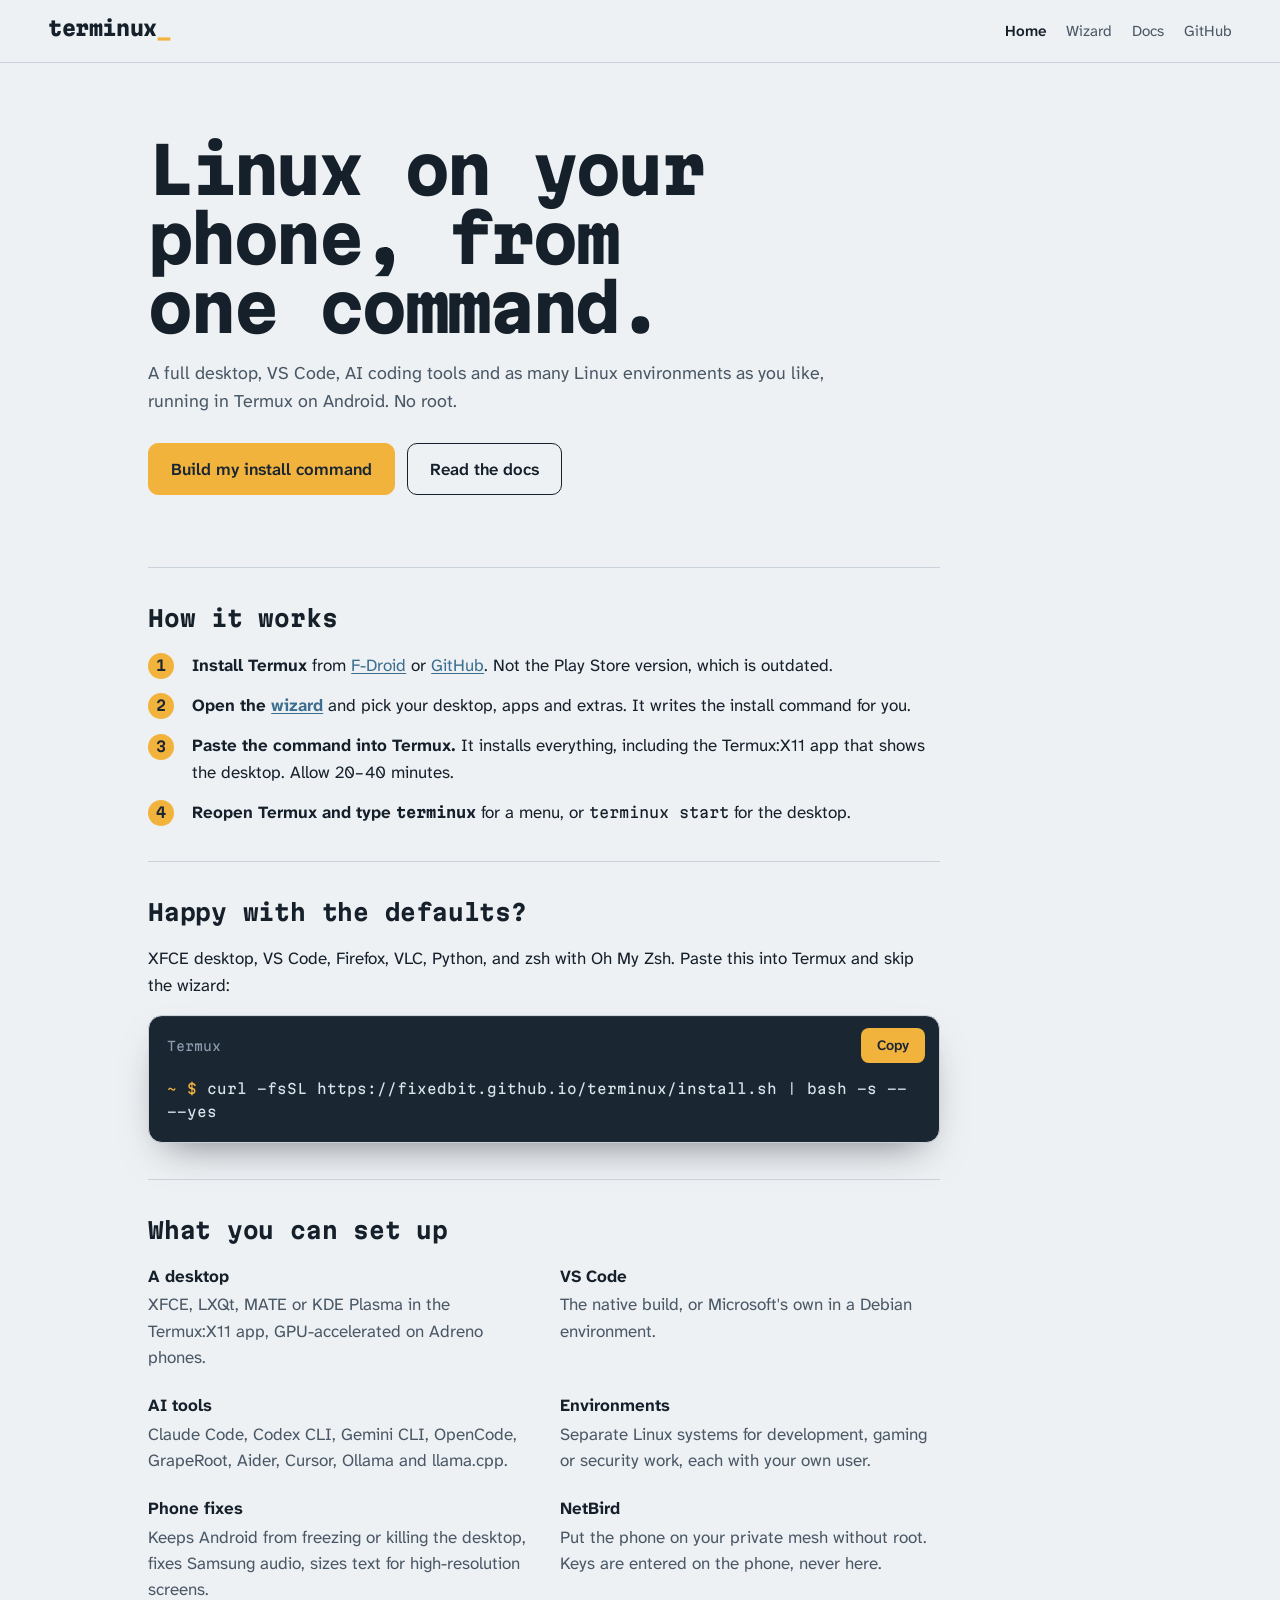
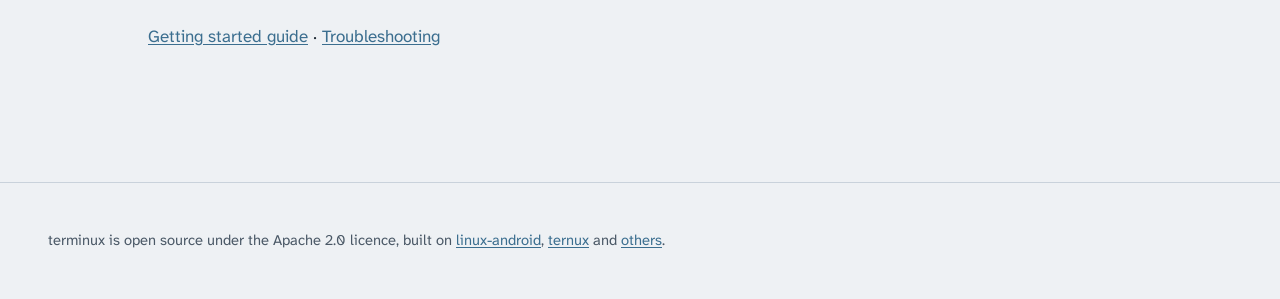
<file: index.html>
<!doctype html>
<html lang="en">
<head>
<meta charset="utf-8">
<meta name="viewport" content="width=device-width, initial-scale=1">
<title>terminux</title>
<meta name="description" content="Set up a Linux desktop, VS Code, AI tools and more on your Android phone with Termux. Pick what you want, then paste one command.">
<link rel="preconnect" href="https://fonts.googleapis.com">
<link rel="preconnect" href="https://fonts.gstatic.com" crossorigin>
<link href="https://fonts.googleapis.com/css2?family=Atkinson+Hyperlegible+Next:wght@400;600;700&family=Martian+Mono:wght@400;600;800&display=swap" rel="stylesheet">
<link rel="stylesheet" href="assets/style.css">
<link rel="icon" href="assets/icon.svg" type="image/svg+xml">
</head>
<body>
<header class="top">
  <a class="wordmark" href="./">terminux</a>
  <nav aria-label="Site">
    <a href="./" aria-current="page">Home</a>
    <a href="wizard.html">Wizard</a>
    <a href="docs.html">Docs</a>
    <a href="https://github.com/FixedBit/terminux">GitHub</a>
  </nav>
</header>

<main class="home">
  <section class="hero" aria-labelledby="title">
    <h1 id="title">Linux on your phone, from one command.</h1>
    <p class="lede">A full desktop, VS Code, AI coding tools and as many Linux
      environments as you like, running in Termux on Android. No root.</p>
    <div class="actions">
      <a class="button primary" href="wizard.html">Build my install command</a>
      <a class="button" href="docs.html">Read the docs</a>
    </div>
  </section>

  <section class="how" aria-labelledby="how-title">
    <h2 id="how-title">How it works</h2>
    <ol class="steps">
      <li><strong>Install Termux</strong> from
        <a href="https://f-droid.org/packages/com.termux/">F-Droid</a> or
        <a href="https://github.com/termux/termux-app/releases">GitHub</a>.
        Not the Play Store version, which is outdated.</li>
      <li><strong>Open the <a href="wizard.html">wizard</a></strong> and pick
        your desktop, apps and extras. It writes the install command for you.</li>
      <li><strong>Paste the command into Termux.</strong> It installs everything,
        including the Termux:X11 app that shows the desktop. Allow 20–40 minutes.</li>
      <li><strong>Reopen Termux and type <code>terminux</code></strong> for a menu,
        or <code>terminux start</code> for the desktop.</li>
    </ol>
  </section>

  <section class="quick" aria-labelledby="quick-title">
    <h2 id="quick-title">Happy with the defaults?</h2>
    <p>XFCE desktop, VS Code, Firefox, VLC, Python, and zsh with Oh My Zsh.
      Paste this into Termux and skip the wizard:</p>
    <div class="terminal">
      <div class="term-bar">
        <span class="term-title">Termux</span>
        <button type="button" class="copy" data-copy="quick-cmd">Copy</button>
      </div>
      <pre class="term-body"><span class="prompt">~ $</span> <code id="quick-cmd">curl -fsSL https://fixedbit.github.io/terminux/install.sh | bash -s -- --yes</code></pre>
    </div>
  </section>

  <section class="features" aria-labelledby="what-title">
    <h2 id="what-title">What you can set up</h2>
    <dl>
      <div><dt>A desktop</dt><dd>XFCE, LXQt, MATE or KDE Plasma in the Termux:X11 app, GPU-accelerated on Adreno phones.</dd></div>
      <div><dt>VS Code</dt><dd>The native build, or Microsoft's own in a Debian environment.</dd></div>
      <div><dt>AI tools</dt><dd>Claude Code, Codex CLI, Gemini CLI, OpenCode, GrapeRoot, Aider, Cursor, Ollama and llama.cpp.</dd></div>
      <div><dt>Environments</dt><dd>Separate Linux systems for development, gaming or security work, each with your own user.</dd></div>
      <div><dt>Phone fixes</dt><dd>Keeps Android from freezing or killing the desktop, fixes Samsung audio, sizes text for high-resolution screens.</dd></div>
      <div><dt>NetBird</dt><dd>Put the phone on your private mesh without root. Keys are entered on the phone, never here.</dd></div>
    </dl>
    <p><a href="docs.html?page=GETTING-STARTED">Getting started guide</a> ·
      <a href="docs.html?page=TROUBLESHOOTING">Troubleshooting</a></p>
  </section>
</main>

<footer class="foot">
  <p>terminux is open source under the Apache 2.0 licence, built on
    <a href="https://github.com/mayukh4/linux-android">linux-android</a>,
    <a href="https://github.com/soobujmiah/ternux">ternux</a> and
    <a href="docs.html?page=CREDITS">others</a>.</p>
</footer>

<div id="toast" class="toast" role="status" aria-live="polite"></div>
<script>
  // Copy buttons on the home page.
  for (const b of document.querySelectorAll("[data-copy]")) {
    b.addEventListener("click", async () => {
      const text = document.getElementById(b.dataset.copy).textContent;
      const t = document.getElementById("toast");
      try { await navigator.clipboard.writeText(text); t.textContent = "Copied. Paste it into Termux."; }
      catch { t.textContent = "Select the command and copy it."; }
      t.classList.add("show");
      setTimeout(() => t.classList.remove("show"), 1800);
    });
  }
</script>
</body>
</html>
</file>
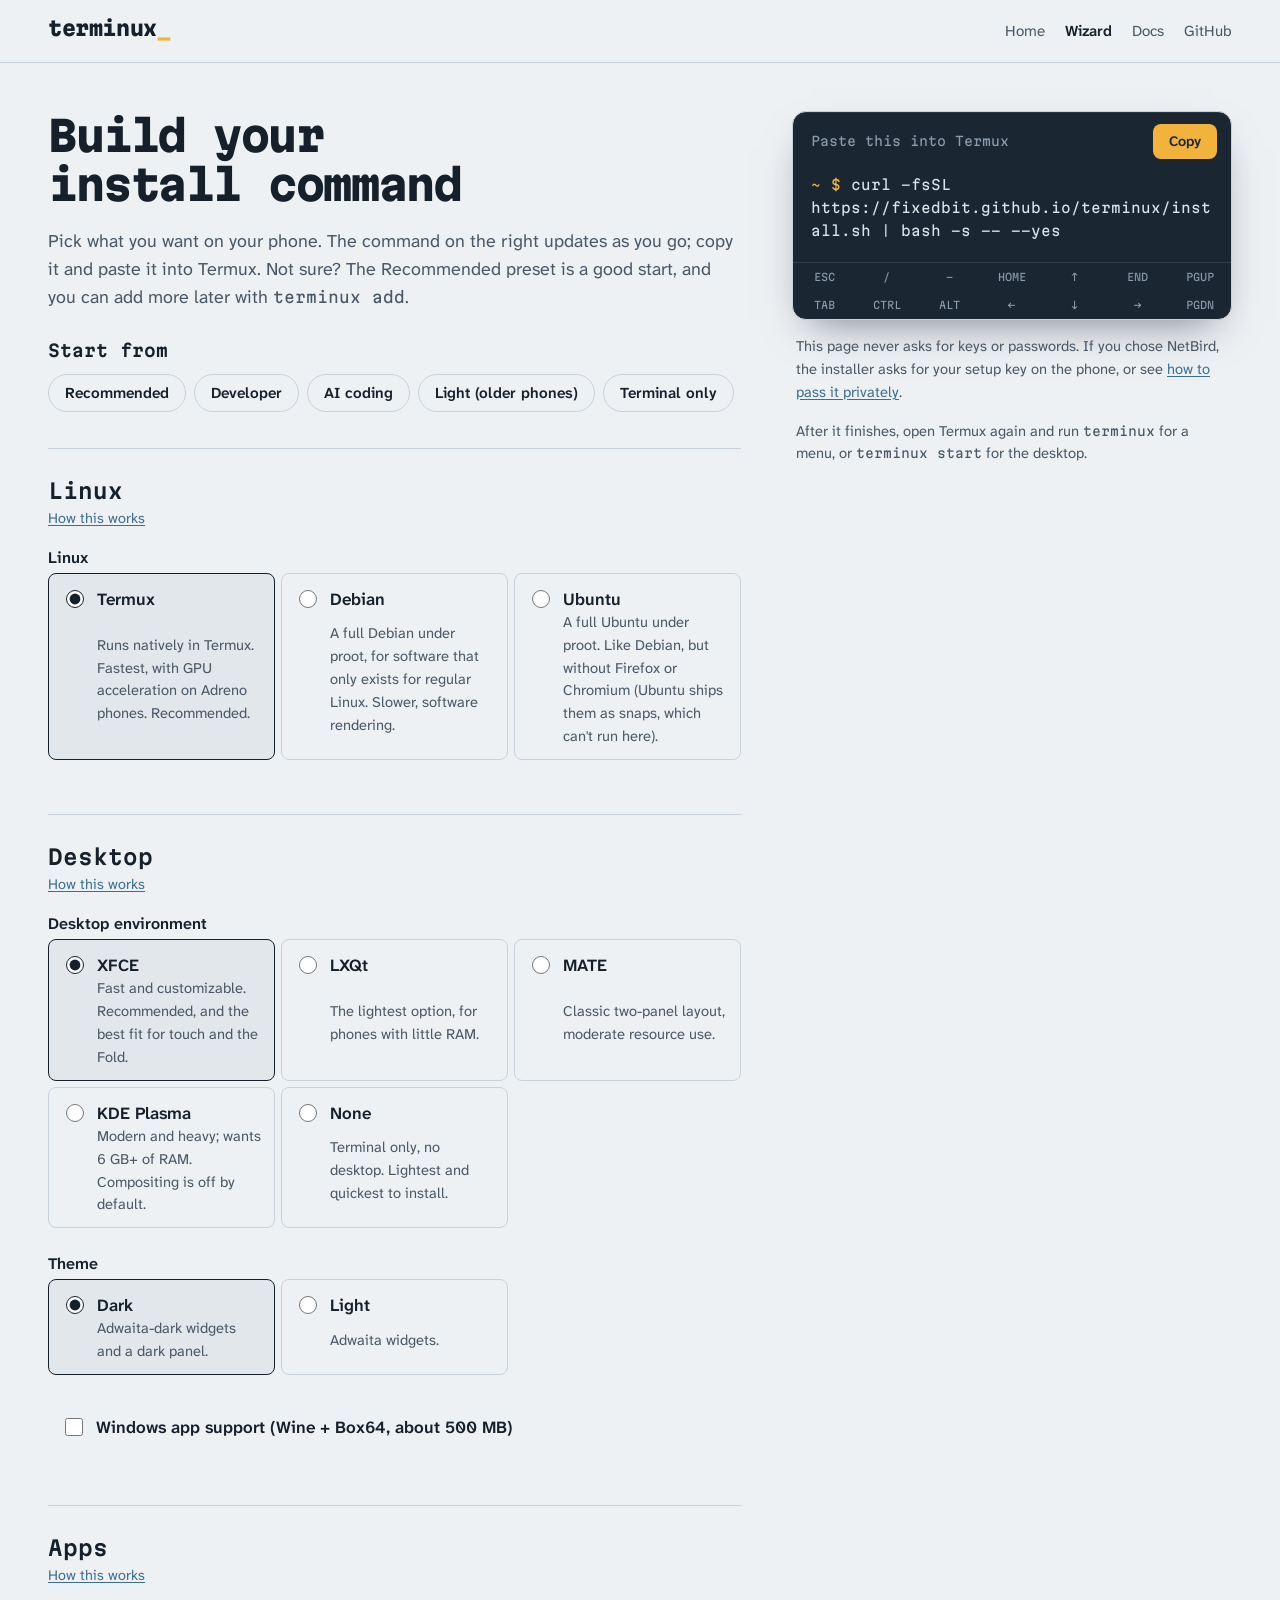
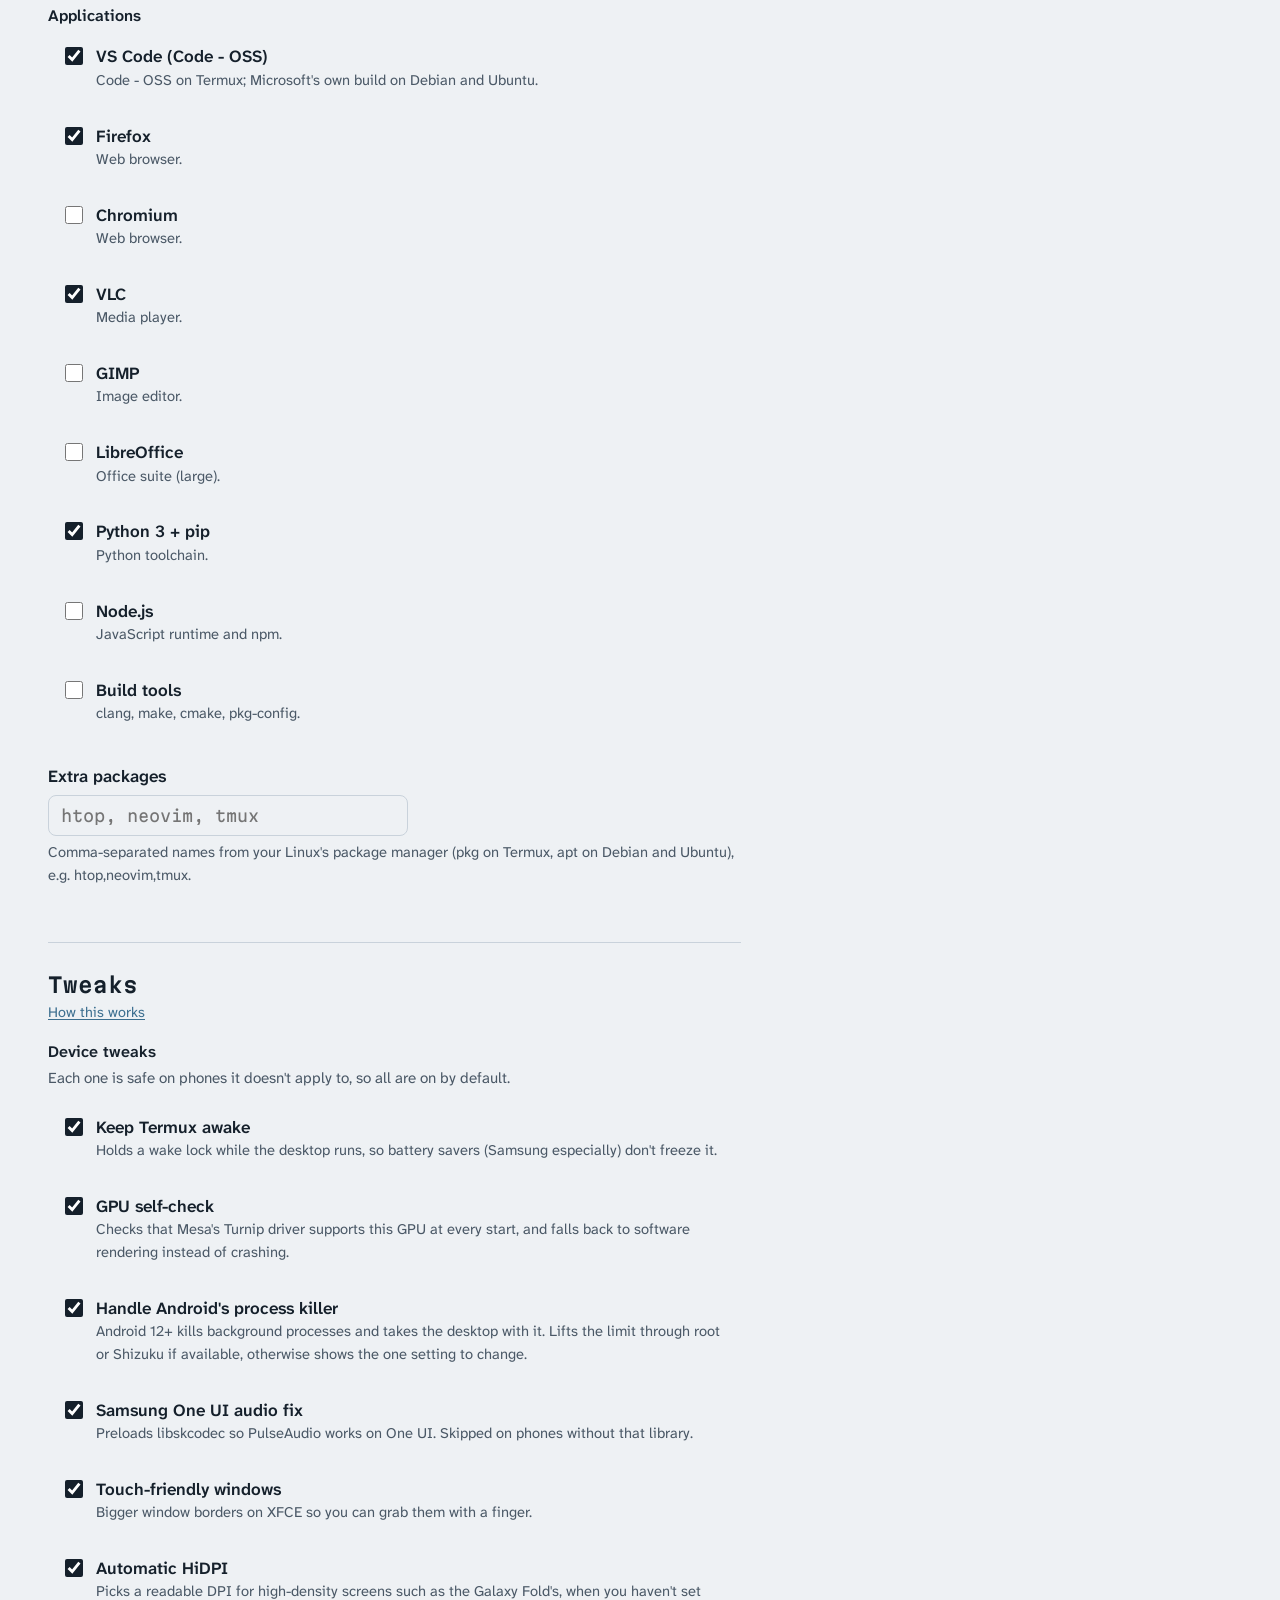
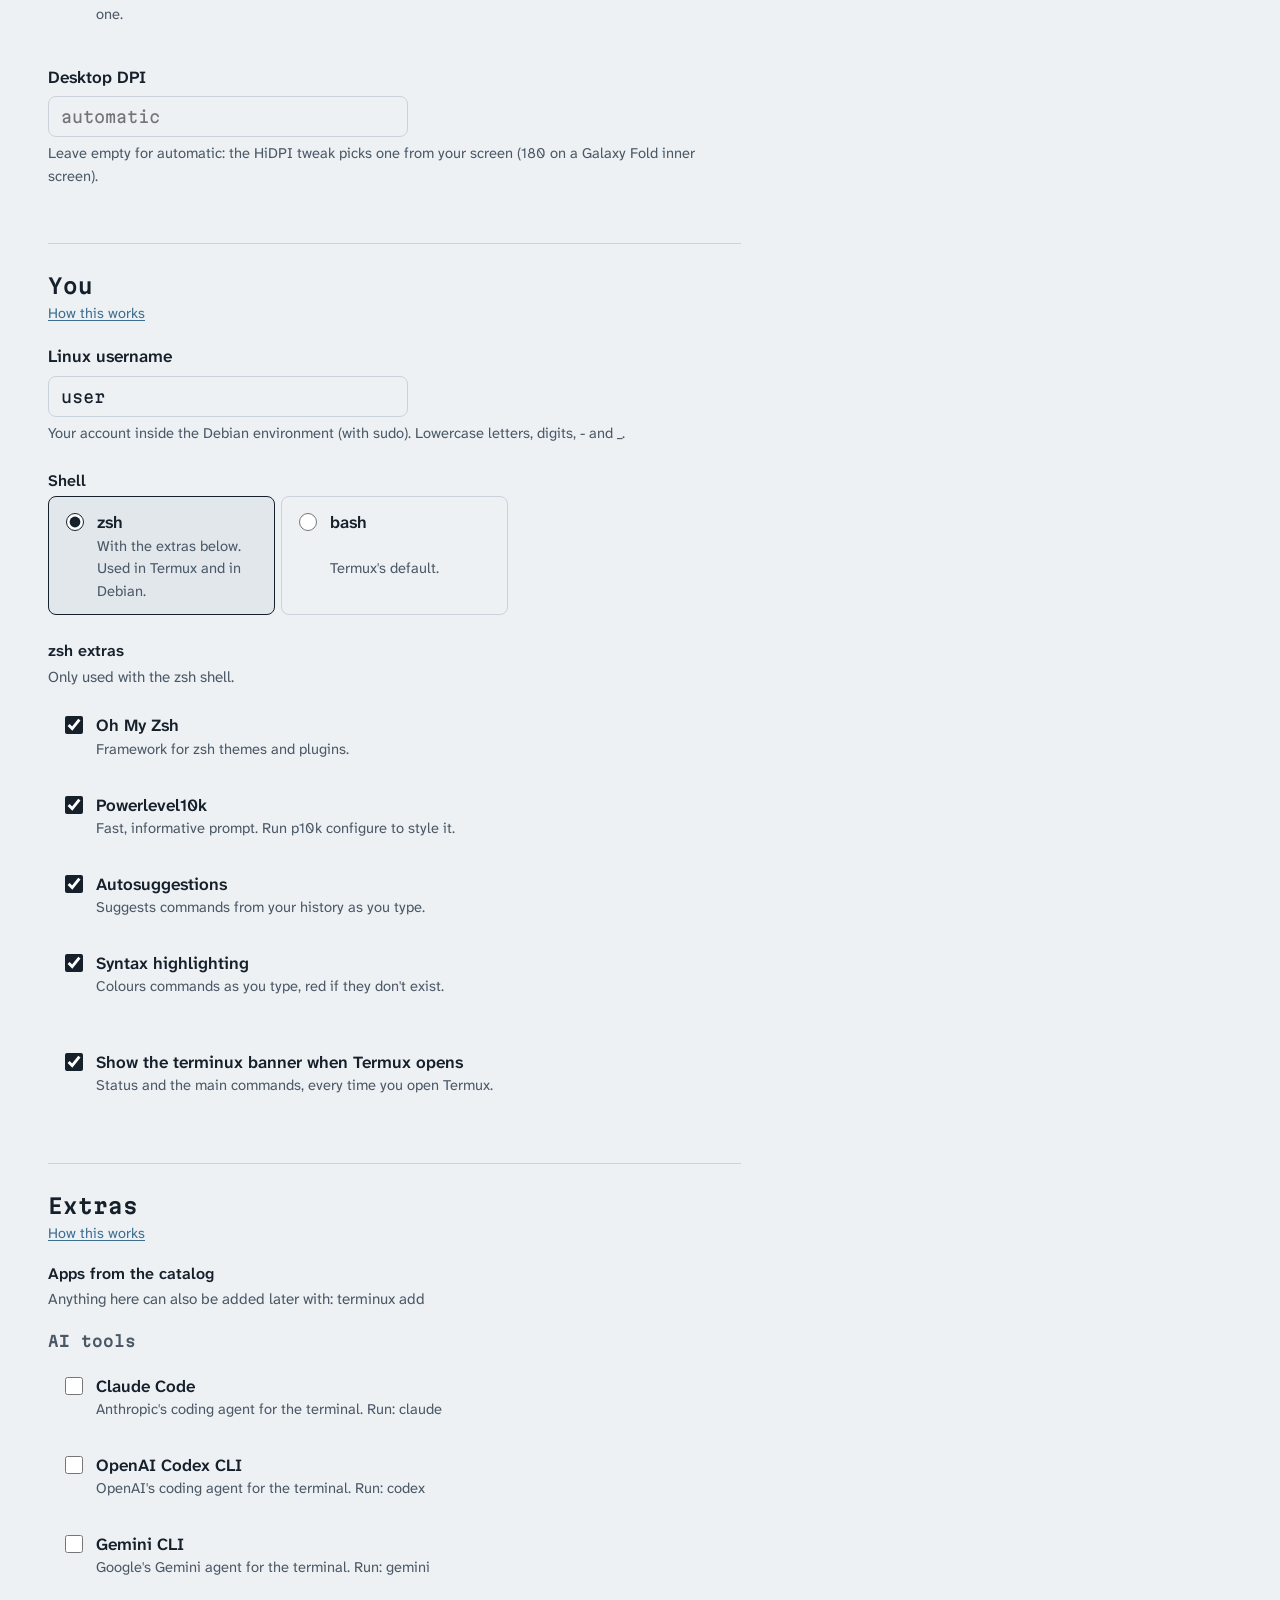
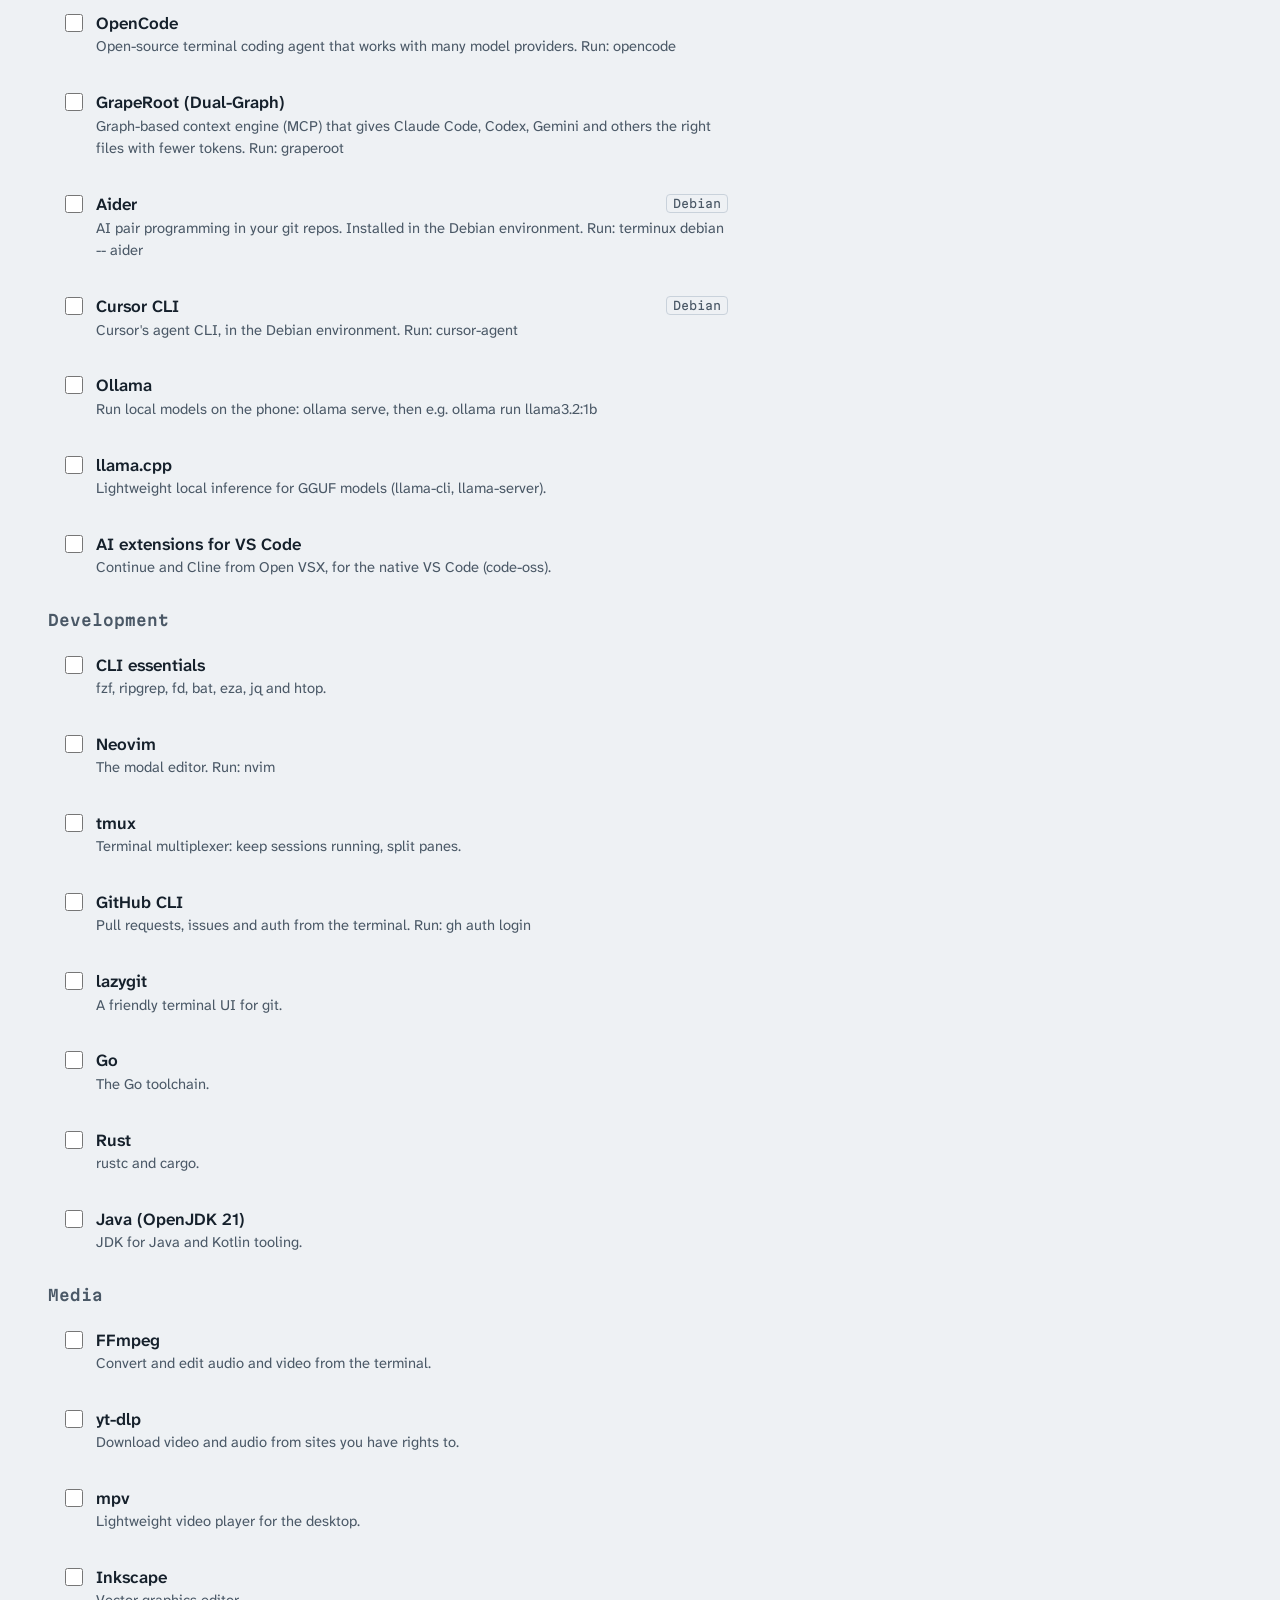
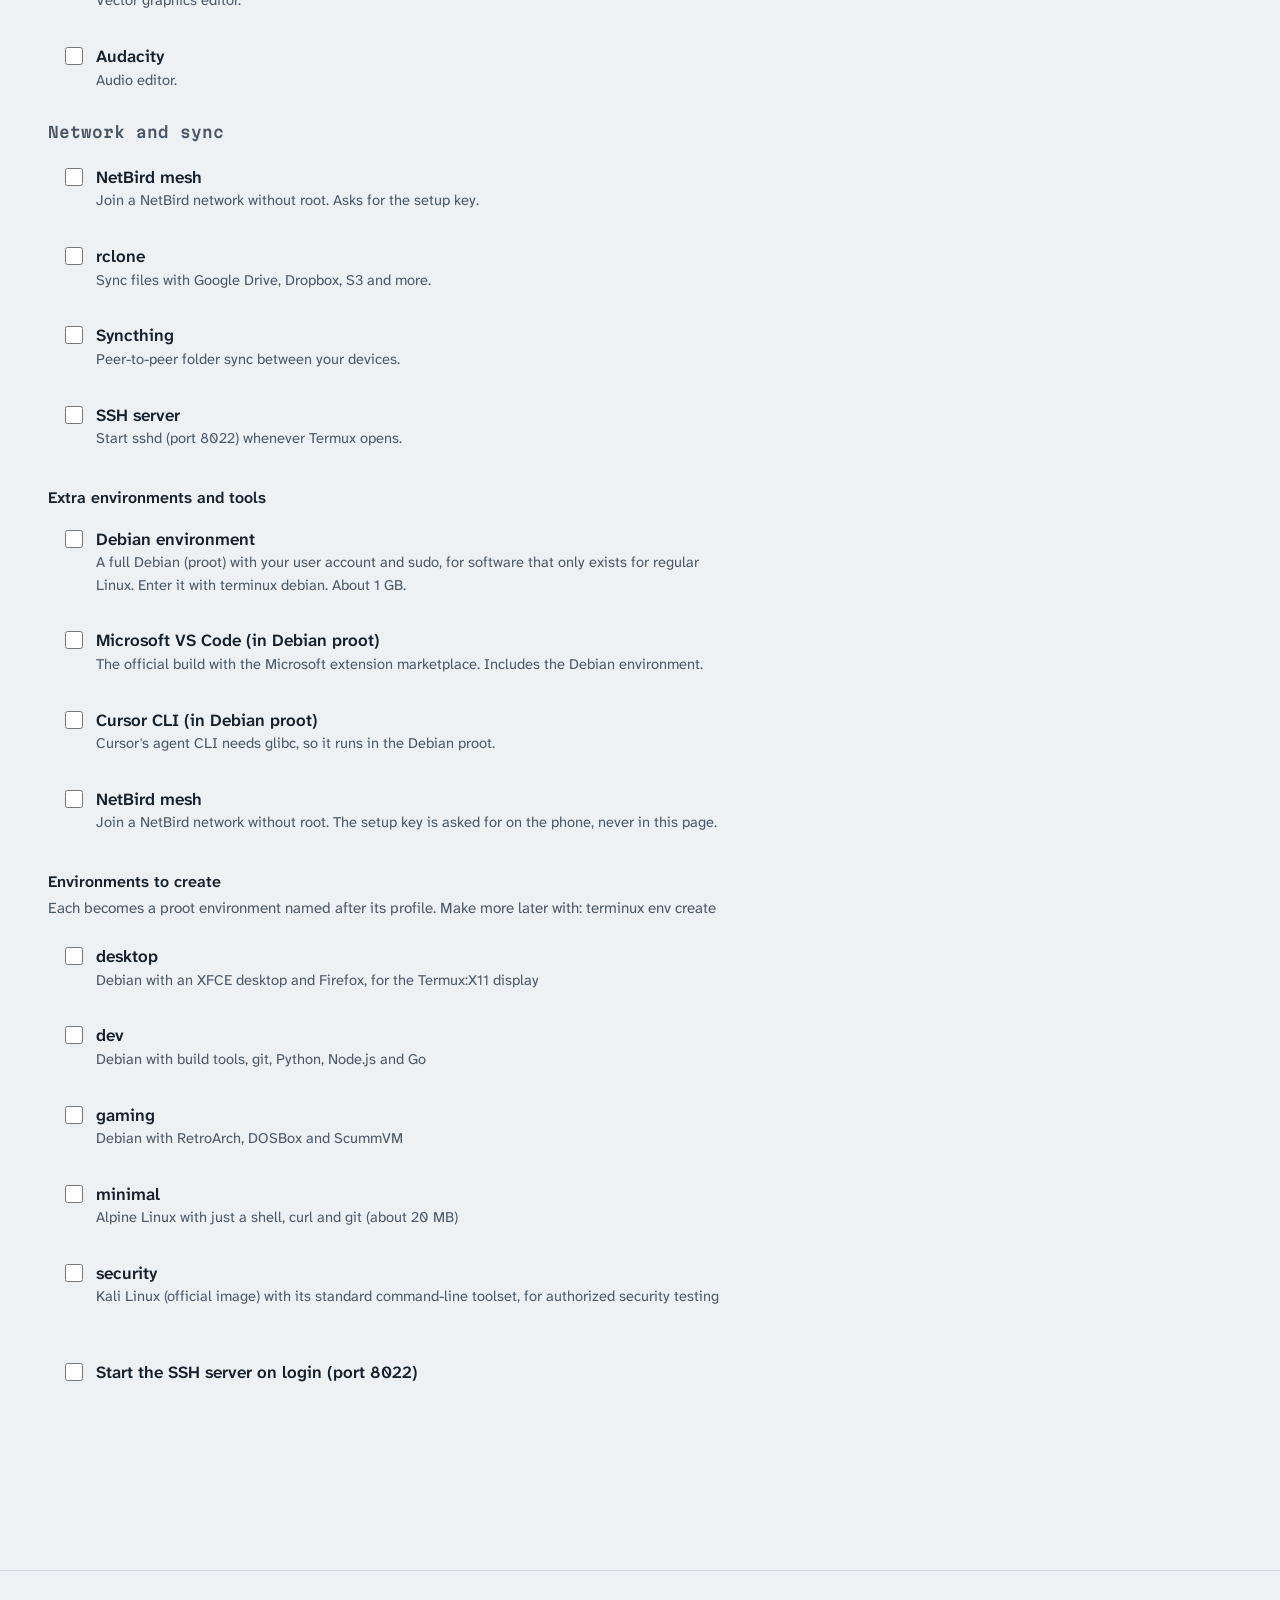
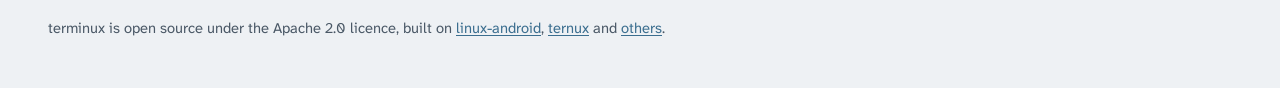
<file: wizard.html>
<!doctype html>
<html lang="en">
<head>
<meta charset="utf-8">
<meta name="viewport" content="width=device-width, initial-scale=1">
<title>terminux setup wizard</title>
<meta name="description" content="Set up a Linux desktop, VS Code, AI tools and more on your Android phone with Termux. Pick what you want, then paste one command.">
<link rel="preconnect" href="https://fonts.googleapis.com">
<link rel="preconnect" href="https://fonts.gstatic.com" crossorigin>
<link href="https://fonts.googleapis.com/css2?family=Atkinson+Hyperlegible+Next:wght@400;600;700&family=Martian+Mono:wght@400;600;800&display=swap" rel="stylesheet">
<link rel="stylesheet" href="assets/style.css">
<link rel="icon" href="assets/icon.svg" type="image/svg+xml">
</head>
<body>
<header class="top">
  <a class="wordmark" href="./">terminux</a>
  <nav aria-label="Site">
    <a href="./">Home</a>
    <a href="wizard.html" aria-current="page">Wizard</a>
    <a href="docs.html">Docs</a>
    <a href="https://github.com/FixedBit/terminux">GitHub</a>
  </nav>
</header>

<main class="layout">
  <section class="intro" aria-labelledby="title">
    <h1 id="title" class="page-title">Build your install command</h1>
    <p class="lede">Pick what you want on your phone. The command on the right
      updates as you go; copy it and paste it into Termux. Not sure? The
      Recommended preset is a good start, and you can add more later with
      <code>terminux add</code>.</p>
  </section>

  <form id="wizard" class="wizard" aria-label="Install options" novalidate>
    <fieldset class="presets">
      <legend>Start from</legend>
      <div class="preset-row" id="presets"></div>
    </fieldset>
    <div id="groups"><p class="loading">Loading options…</p></div>
  </form>

  <aside class="terminal-wrap" aria-label="Your install command">
    <div class="terminal" id="terminal">
      <div class="term-bar">
        <span class="term-title">Paste this into Termux</span>
        <button type="button" id="copy" class="copy">Copy</button>
      </div>
      <pre class="term-body"><span class="prompt">~ $</span> <code id="command">curl -fsSL https://fixedbit.github.io/terminux/install.sh | bash</code></pre>
      <div class="extra-keys" aria-hidden="true">
        <span>ESC</span><span>/</span><span>-</span><span>HOME</span><span>↑</span><span>END</span><span>PGUP</span>
        <span>TAB</span><span>CTRL</span><span>ALT</span><span>←</span><span>↓</span><span>→</span><span>PGDN</span>
      </div>
    </div>
    <p class="secret-note">This page never asks for keys or passwords. If you
      chose NetBird, the installer asks for your setup key on the phone, or see
      <a href="docs.html?page=NETBIRD">how to pass it privately</a>.</p>
    <p class="after">After it finishes, open Termux again and run
      <code>terminux</code> for a menu, or <code>terminux start</code> for the desktop.</p>
  </aside>
</main>

<footer class="foot">
  <p>terminux is open source under the Apache 2.0 licence, built on
    <a href="https://github.com/mayukh4/linux-android">linux-android</a>,
    <a href="https://github.com/soobujmiah/ternux">ternux</a> and
    <a href="docs.html?page=CREDITS">others</a>.</p>
</footer>

<div id="toast" class="toast" role="status" aria-live="polite"></div>
<script src="assets/command.js"></script>
<script src="assets/wizard.js"></script>
</body>
</html>
</file>
<file: assets/style.css>
/* terminux site. SPDX-License-Identifier: Apache-2.0 */
:root {
  --paper: #EEF1F4;
  --paper-2: #E2E7EC;
  --ink: #15202B;
  --ink-2: #4A5866;
  --line: #C9D2DB;
  --term: #1B2633;
  --term-ink: #D8E3EA;
  --term-dim: #8A9BAB;
  --amber: #F2B33D;
  --steel: #3B6E8F;
  --focus: #F2B33D;
  --mono: "Martian Mono", ui-monospace, "Cascadia Mono", monospace;
  --sans: "Atkinson Hyperlegible Next", "Segoe UI", system-ui, sans-serif;
  color-scheme: light;
}
@media (prefers-color-scheme: dark) {
  :root:not([data-theme="light"]) {
    --paper: #10171E; --paper-2: #18222C; --ink: #E3EAF0; --ink-2: #9FB0BF;
    --line: #2A3845; --term: #0C141B; --steel: #7FB2D3; color-scheme: dark;
  }
}
:root[data-theme="dark"] {
  --paper: #10171E; --paper-2: #18222C; --ink: #E3EAF0; --ink-2: #9FB0BF;
  --line: #2A3845; --term: #0C141B; --steel: #7FB2D3; color-scheme: dark;
}

* { box-sizing: border-box; }
html { -webkit-text-size-adjust: 100%; }
body {
  margin: 0; background: var(--paper); color: var(--ink);
  font: 17px/1.55 var(--sans);
}
a { color: var(--steel); text-underline-offset: 2px; }
a:hover { text-decoration-thickness: 2px; }
:focus-visible { outline: 3px solid var(--focus); outline-offset: 2px; border-radius: 3px; }
code { font-family: var(--mono); font-size: .86em; }

/* Header */
.top {
  display: flex; align-items: baseline; justify-content: space-between; gap: 16px;
  padding: 18px clamp(16px, 4vw, 48px); border-bottom: 1px solid var(--line);
}
.wordmark {
  font: 800 1.25rem/1 var(--mono); color: var(--ink); text-decoration: none; letter-spacing: -.02em;
}
.wordmark::after { content: "_"; color: var(--amber); animation: blink 1.1s steps(1) infinite; }
@keyframes blink { 50% { opacity: 0; } }
.top nav { display: flex; gap: 20px; font-size: .95rem; }
.top nav a { color: var(--ink-2); text-decoration: none; }
.top nav a[aria-current="page"] { color: var(--ink); font-weight: 600; }

/* Layout: intro and form on the left, the terminal pinned on the right */
.layout {
  display: grid; grid-template-columns: minmax(0, 1fr) minmax(320px, 440px);
  grid-template-areas: "intro term" "form term";
  column-gap: clamp(24px, 4vw, 56px);
  padding: clamp(24px, 4vw, 48px) clamp(16px, 4vw, 48px) 120px;
  max-width: 1280px; margin: 0 auto;
}
.intro { grid-area: intro; max-width: 66ch; }
.wizard { grid-area: form; max-width: 70ch; }
.terminal-wrap { grid-area: term; align-self: start; position: sticky; top: 24px; }

h1 {
  font: 800 clamp(1.6rem, 5vw, 3.4rem)/1.08 var(--mono); letter-spacing: -.035em;
  margin: 0 0 18px; text-wrap: balance; overflow-wrap: break-word;
}
.lede { font-size: 1.12rem; color: var(--ink-2); margin: 0 0 28px; }

.steps { list-style: none; counter-reset: s; padding: 0; margin: 0 0 40px; display: grid; gap: 14px; }
.steps li { counter-increment: s; position: relative; padding-left: 2.6em; }
.steps li::before {
  content: counter(s); position: absolute; left: 0; top: .1em;
  font: 600 .9rem/1.8em var(--mono); color: #1B2633; text-align: center;
  background: var(--amber); width: 1.8em; height: 1.8em; border-radius: 50%;
}

/* Form */
fieldset { border: 0; margin: 0; padding: 0; min-width: 0; }
.presets { margin-bottom: 36px; }
.presets legend, .group legend { font: 600 1.05rem/1.3 var(--mono); padding: 0; margin-bottom: 12px; }
.preset-row { display: flex; flex-wrap: wrap; gap: 8px; }
.preset {
  font: 600 .95rem var(--sans); color: var(--ink); background: transparent;
  border: 1.5px solid var(--line); border-radius: 999px; padding: 8px 16px; cursor: pointer;
}
.preset:hover { border-color: var(--ink-2); }
.preset[aria-pressed="true"] { background: var(--ink); color: var(--paper); border-color: var(--ink); }

.group { padding: 28px 0; border-top: 1px solid var(--line); position: relative; }
.group legend { float: left; width: 100%; font-size: 1.3rem; margin-bottom: 4px; }
.group-doc { display: block; clear: both; font-size: .9rem; margin-bottom: 18px; }
.field { margin: 0 0 26px; }
.field-label { font: 600 1rem/1.3 var(--sans); margin: 0 0 4px; }
.field-help { color: var(--ink-2); margin: 0 0 10px; font-size: .95rem; }
.category { font: 600 .95rem/1.3 var(--mono); color: var(--ink-2); margin: 20px 0 8px; }

.choices, .checks { display: grid; gap: 6px; }
.choices { grid-template-columns: repeat(auto-fill, minmax(220px, 1fr)); }
.choice, .check, .switch {
  display: grid; grid-template-columns: auto 1fr auto; column-gap: 10px; align-items: baseline;
  padding: 10px 12px; border-radius: 8px; cursor: pointer;
  border: 1.5px solid transparent;
}
.choice { border-color: var(--line); }
.choice:hover, .check:hover, .switch:hover { background: var(--paper-2); }
.choice:has(input:checked) { border-color: var(--ink); background: var(--paper-2); }
.choice input, .check input, .switch input { accent-color: var(--ink); width: 18px; height: 18px; translate: 0 3px; }
.choice-label { font-weight: 600; }
.choice-help { grid-column: 2 / -1; color: var(--ink-2); font-size: .92rem; }
.where {
  font: 400 .72rem/1 var(--mono); color: var(--ink-2); border: 1px solid var(--line);
  border-radius: 4px; padding: 3px 6px; align-self: center;
}
.text-field label { display: block; font-weight: 600; margin-bottom: 6px; }
.text-field input {
  font: 1rem var(--mono); color: var(--ink); background: var(--paper);
  border: 1.5px solid var(--line); border-radius: 8px; padding: 10px 12px; width: min(100%, 360px);
}
.text-field input[aria-invalid] { border-color: #C2453D; }
.text-field .choice-help { margin: 6px 0 0; }
.loading, .load-error { color: var(--ink-2); }

/* The terminal */
.terminal {
  background: var(--term); color: var(--term-ink); border-radius: 14px;
  border: 1px solid var(--line);
  box-shadow: 0 1px 0 rgba(255,255,255,.06) inset, 0 18px 40px -18px rgba(13, 22, 31, .55);
  overflow: hidden;
}
.term-bar { display: flex; align-items: center; justify-content: space-between; padding: 12px 14px 0 18px; }
.term-title { font: 400 .8rem var(--mono); color: var(--term-dim); }
.copy {
  font: 600 .9rem var(--sans); background: var(--amber); color: #1B2633; border: 0;
  border-radius: 8px; padding: 8px 16px; cursor: pointer;
}
.copy:active { translate: 0 1px; }
.term-body {
  margin: 0; padding: 14px 18px 18px; font: 400 .86rem/1.7 var(--mono);
  white-space: pre-wrap; overflow-wrap: anywhere; min-height: 7.5em; max-height: 55vh; overflow: auto;
}
.prompt { color: var(--amber); }
.term-body code { font-size: inherit; }
.extra-keys {
  display: grid; grid-template-columns: repeat(7, 1fr); border-top: 1px solid rgba(216, 227, 234, .12);
  font: 400 .64rem/1 var(--mono); color: var(--term-dim); text-align: center;
}
.extra-keys span { padding: 9px 0; }
.secret-note, .after { font-size: .92rem; color: var(--ink-2); margin: 16px 4px 0; }

.foot { padding: 32px clamp(16px, 4vw, 48px); border-top: 1px solid var(--line); color: var(--ink-2); font-size: .92rem; }

.toast {
  position: fixed; left: 50%; bottom: 28px; translate: -50% 20px; opacity: 0;
  background: var(--ink); color: var(--paper); padding: 10px 18px; border-radius: 999px;
  font-weight: 600; transition: opacity .2s, translate .2s; pointer-events: none; z-index: 20;
}
.toast.show { opacity: 1; translate: -50% 0; }

/* Phones: the terminal becomes a sheet at the bottom with Copy in reach */
@media (max-width: 860px) {
  .layout { grid-template-columns: minmax(0, 1fr); grid-template-areas: "intro" "form"; padding-bottom: 220px; }
  .top nav { gap: 14px; }
  .terminal-wrap { position: fixed; left: 0; right: 0; bottom: 0; top: auto; z-index: 10; padding: 0 8px 8px; }
  .terminal { border-radius: 14px 14px 10px 10px; }
  .term-body { min-height: 0; max-height: 7.2em; font-size: .78rem; }
  .extra-keys, .secret-note, .after { display: none; }
  .choices { grid-template-columns: 1fr; }
}
@media (prefers-reduced-motion: reduce) {
  .wordmark::after { animation: none; }
  .toast { transition: none; }
}

/* Docs */
.docs { display: grid; grid-template-columns: 240px minmax(0, 1fr); gap: clamp(24px, 4vw, 56px);
  max-width: 1180px; margin: 0 auto; padding: clamp(24px, 4vw, 48px) clamp(16px, 4vw, 48px) 80px; }
.docs-nav { position: sticky; top: 24px; align-self: start; font-size: .95rem; }
.docs-nav h2 { font: 600 .85rem var(--mono); color: var(--ink-2); margin: 22px 0 6px; }
.docs-nav h2:first-child { margin-top: 0; }
.docs-nav ul { list-style: none; padding: 0; margin: 0; display: grid; gap: 2px; }
.docs-nav a { display: block; padding: 5px 10px; border-radius: 6px; color: var(--ink); text-decoration: none; }
.docs-nav a:hover { background: var(--paper-2); }
.docs-nav a[aria-current="page"] { background: var(--ink); color: var(--paper); }
.prose { max-width: 72ch; }
.prose h1 { font-size: clamp(1.8rem, 4vw, 2.6rem); margin-top: 0; }
.prose h2 { font: 700 1.35rem/1.3 var(--mono); margin: 2.2em 0 .6em; letter-spacing: -.01em; }
.prose h3 { font: 600 1.05rem/1.3 var(--mono); margin: 1.8em 0 .5em; }
.prose pre { background: var(--term); color: var(--term-ink); padding: 14px 16px; border-radius: 10px; overflow: auto; font: .84rem/1.6 var(--mono); }
.prose pre code { font-size: inherit; }
.prose :not(pre) > code { background: var(--paper-2); padding: 1px 5px; border-radius: 4px; }
.prose table { border-collapse: collapse; width: 100%; font-size: .95rem; display: block; overflow-x: auto; }
.prose th, .prose td { text-align: left; padding: 8px 10px; border-bottom: 1px solid var(--line); vertical-align: top; }
.prose th { font-weight: 700; }
.prose blockquote { margin: 0; padding: 4px 16px; border-left: 3px solid var(--amber); color: var(--ink-2); }
@media (max-width: 860px) {
  .docs { grid-template-columns: 1fr; }
  .docs-nav { position: static; }
}

/* Home page */
.home { max-width: 1080px; margin: 0 auto; padding: clamp(32px, 6vw, 72px) clamp(16px, 4vw, 48px) 80px; }
.hero { max-width: 66ch; margin-bottom: clamp(40px, 7vw, 72px); }
.hero h1 { font-size: clamp(2rem, 6vw, 4rem); }
.actions { display: flex; flex-wrap: wrap; gap: 12px; margin-top: 8px; }
.button {
  display: inline-block; font: 600 1.05rem var(--sans); text-decoration: none;
  padding: 14px 22px; border-radius: 10px; border: 1.5px solid var(--ink); color: var(--ink);
}
.button:hover { background: var(--paper-2); }
.button.primary { background: var(--amber); border-color: var(--amber); color: #1B2633; }
.button.primary:hover { filter: brightness(1.05); background: var(--amber); }
.home h2 { font: 700 1.4rem/1.3 var(--mono); margin: 0 0 18px; letter-spacing: -.01em; }
.how, .quick, .features { padding: 36px 0; border-top: 1px solid var(--line); max-width: 72ch; }
.how .steps { margin-bottom: 0; }
.quick .terminal { margin-top: 14px; }
.quick .term-body { min-height: 0; }
.features dl { display: grid; grid-template-columns: repeat(auto-fill, minmax(260px, 1fr)); gap: 22px 32px; margin: 0 0 20px; }
.features dt { font-weight: 700; margin-bottom: 2px; }
.features dd { margin: 0; color: var(--ink-2); }
.page-title { font-size: clamp(1.7rem, 4vw, 2.6rem); line-height: 1.2; }
@media (max-width: 860px) {
  .home .terminal { position: static; }
}
</file>
